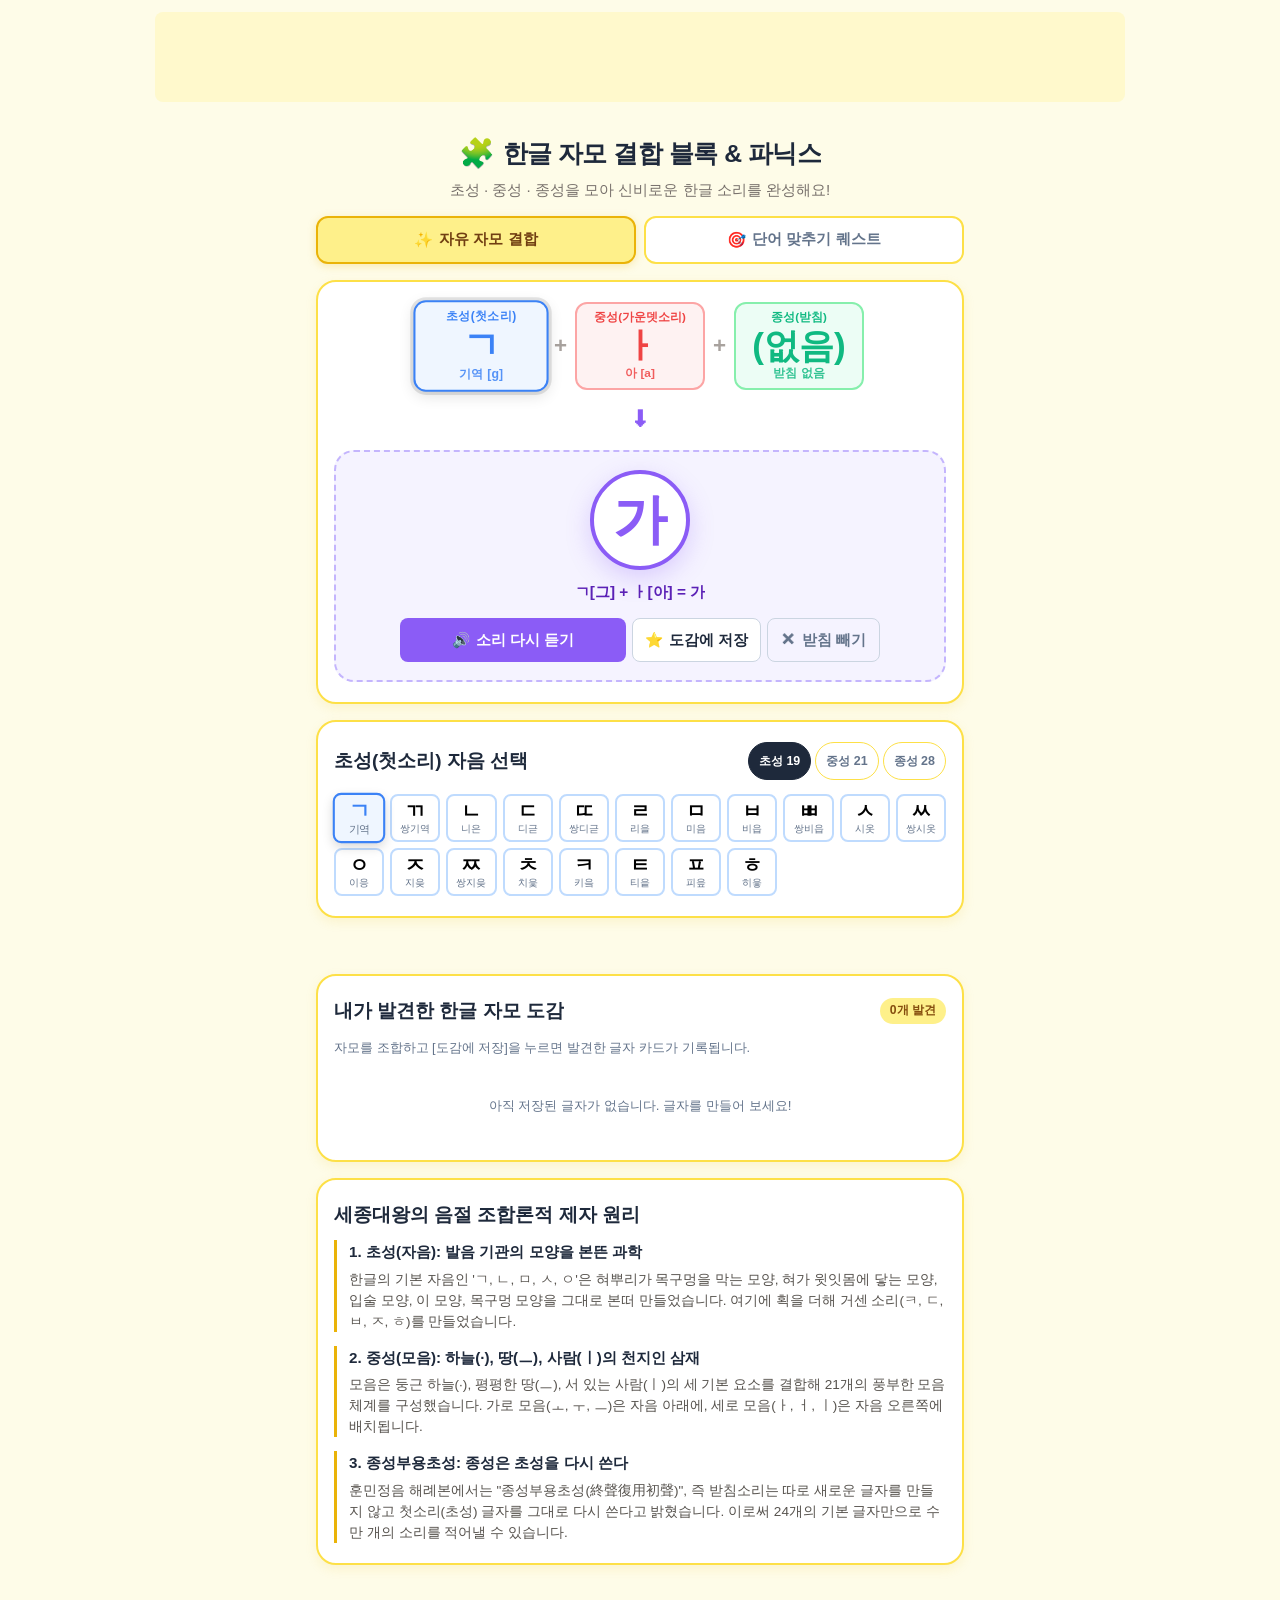
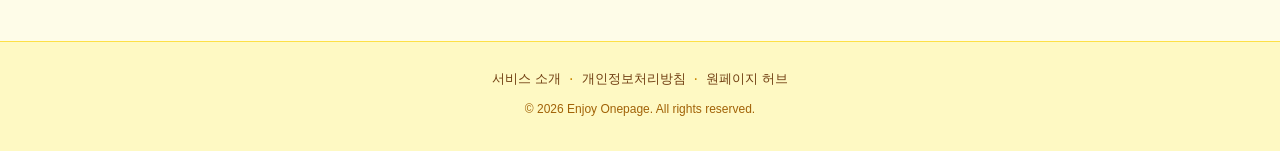
<file: index.html>
<!DOCTYPE html>
<html lang="ko">
<head>
  <meta charset="UTF-8">
  <meta name="robots" content="noindex, follow">
  <meta name="viewport" content="width=device-width, initial-scale=1.0, maximum-scale=5.0, user-scalable=yes">
  <meta http-equiv="X-UA-Compatible" content="ie=edge">
  <title>한글 자모 결합 블록 & 파닉스 | 유아·외국인 한글 조합 학습기</title>
  <meta name="description" content="초성·중성·종성 블록을 조합하여 소리를 듣고 한글의 조합 원리를 체득하는 인터랙티브 한글 파닉스 학습기입니다. 음성 발음과 단어 퀘스트를 무료로 즐겨보세요.">
  <meta name="keywords" content="한글 자모 결합, 한글 파닉스, 한글 공부, 유아 한글, 한글 조합기, 한글 발음, 세종대왕 훈민정음, 한국어 배우기">
  <meta name="author" content="Enjoy Onepage">
  <link rel="canonical" href="https://hangeul-block.enjoy-onepage.com/">

  <!-- Open Graph -->
  <meta property="og:type" content="website">
  <meta property="og:url" content="https://hangeul-block.enjoy-onepage.com/">
  <meta property="og:title" content="한글 자모 결합 블록 & 파닉스 | 인터랙티브 한글 조합기">
  <meta property="og:description" content="초성, 중성, 종성 블록을 결합해 실시간 발음과 단어를 완성하는 인터랙티브 한글 에듀테크.">
  <meta property="og:image" content="https://hangeul-block.enjoy-onepage.com/og-image.png">
  <meta name="twitter:card" content="summary_large_image">

  <!-- Favicon & Manifest -->
  <link rel="icon" href="data:image/svg+xml,<svg xmlns=%22http://www.w3.org/2000/svg%22 viewBox=%220 0 100 100%22><text y=%22.9em%22 font-size=%2290%22>🧩</text></svg>">
  <link rel="manifest" href="manifest.json">
  <meta name="theme-color" content="#fef08a">

  <!-- Google AdSense -->
  <script async src="https://pagead2.googlesyndication.com/pagead/js/adsbygoogle.js?client=ca-pub-2228289204702106" crossorigin="anonymous"></script>

  <link rel="stylesheet" href="css/style.css">
</head>
<body>
  <!-- 상단 광고 배너 (모바일 90px 엄격 클램핑) -->
  <div class="ad-box ad-top">
    <ins class="adsbygoogle" style="display:inline-block;width:100%;height:60px" data-ad-client="ca-pub-2228289204702106" data-ad-slot="3824727725" data-ad-format="horizontal" data-full-width-responsive="true"></ins>
    <script>(adsbygoogle = window.adsbygoogle || []).push({});</script>
  </div>

  <header class="app-header">
    <div class="header-container">
      <div class="brand">
        <span class="brand-icon" aria-hidden="true">🧩</span>
        <h1 class="brand-title">한글 자모 결합 블록 & 파닉스</h1>
      </div>
      <p class="brand-tagline">초성 · 중성 · 종성을 모아 신비로운 한글 소리를 완성해요!</p>
    </div>
  </header>

  <main class="main-container">
    <!-- 모드 선택 탭 -->
    <nav class="mode-tabs-nav" aria-label="학습 모드 선택">
      <div class="mode-tabs-grid">
        <button type="button" class="tab-btn active" id="tabFreeMode" data-tab="free">
          <span class="tab-icon">✨</span>
          <span class="tab-text">자유 자모 결합</span>
        </button>
        <button type="button" class="tab-btn" id="tabQuestMode" data-tab="quest">
          <span class="tab-icon">🎯</span>
          <span class="tab-text">단어 맞추기 퀘스트</span>
        </button>
      </div>
    </nav>

    <!-- 퀘스트 문제 알림창 (퀘스트 모드 활성화 시 표시) -->
    <section class="card quest-banner-card" id="questBannerCard" style="display: none;" aria-label="단어 퀘스트 안내">
      <div class="quest-info-row">
        <div class="quest-target-visual">
          <span class="quest-emoji" id="questEmoji">🍎</span>
          <div class="quest-target-details">
            <span class="quest-step-badge" id="questStepBadge">퀘스트 1 / 10</span>
            <div class="quest-target-word" id="questTargetWord">사과</div>
            <div class="quest-hint-desc" id="questHintDesc">빨갛고 달콤한 과일이에요!</div>
          </div>
        </div>
        <button type="button" class="action-btn btn-audio-play" id="btnSpeakTarget" aria-label="목표 단어 발음 듣기">
          <span>🔊 단어 듣기</span>
        </button>
      </div>
      <div class="quest-syllable-progress" id="questSyllableProgress">
        <span class="syllable-slot-chip active">1번째 글자: 사</span>
        <span class="syllable-slot-chip">2번째 글자: 과</span>
      </div>
    </section>

    <!-- 글자 결합 메인 스테이지 -->
    <section class="card builder-card" aria-label="글자 조합 스테이지">
      <div class="builder-slots-wrapper">
        <!-- 3개 입력 슬롯 (초성, 중성, 종성) -->
        <div class="slots-container">
          <button type="button" class="slot-box slot-choseong active" id="slotCho" data-type="cho">
            <span class="slot-badge">초성(첫소리)</span>
            <span class="slot-letter" id="slotChoChar">ㄱ</span>
            <span class="slot-sound-tag" id="slotChoName">기역 [g]</span>
          </button>

          <span class="slot-plus-sign" aria-hidden="true">+</span>

          <button type="button" class="slot-box slot-jungseong" id="slotJung" data-type="jung">
            <span class="slot-badge">중성(가운뎃소리)</span>
            <span class="slot-letter" id="slotJungChar">ㅏ</span>
            <span class="slot-sound-tag" id="slotJungName">아 [a]</span>
          </button>

          <span class="slot-plus-sign" aria-hidden="true">+</span>

          <button type="button" class="slot-box slot-jongseong" id="slotJong" data-type="jong">
            <span class="slot-badge">종성(받침)</span>
            <span class="slot-letter" id="slotJongChar">(없음)</span>
            <span class="slot-sound-tag" id="slotJongName">받침 없음</span>
          </button>
        </div>

        <div class="equal-arrow-row" aria-hidden="true">
          <span class="equal-arrow">⬇</span>
        </div>

        <!-- 최종 완성 글자 디스플레이 -->
        <div class="result-display-stage">
          <div class="result-char-bubble" id="resultCharBubble">가</div>
          <div class="result-phonics-desc" id="resultPhonicsDesc">ㄱ [기역] + ㅏ [아] = 가 [ga]</div>
          
          <div class="result-controls-row">
            <button type="button" class="action-btn btn-primary" id="btnSpeakResult">
              <span class="btn-icon">🔊</span>
              <span>소리 다시 듣기</span>
            </button>
            <button type="button" class="action-btn btn-secondary" id="btnSaveCollection">
              <span class="btn-icon">⭐</span>
              <span>도감에 저장</span>
            </button>
            <button type="button" class="action-btn btn-ghost" id="btnClearJongseong">
              <span class="btn-icon">✕</span>
              <span>받침 빼기</span>
            </button>
          </div>
        </div>
      </div>
    </section>

    <!-- 자모 선택 팔레트 트레이 -->
    <section class="card palette-card" aria-label="자모 선택 팔레트">
      <div class="palette-header">
        <h2 class="card-title" id="paletteTitle">초성(첫소리) 자음 선택</h2>
        <div class="palette-tab-switch">
          <button type="button" class="chip-tab active" data-target="cho">초성 19</button>
          <button type="button" class="chip-tab" data-target="jung">중성 21</button>
          <button type="button" class="chip-tab" data-target="jong">종성 28</button>
        </div>
      </div>

      <!-- 초성 19개 그리드 -->
      <div class="blocks-grid active" id="gridCho">
        <!-- JS로 동적 생성 -->
      </div>

      <!-- 중성 21개 그리드 -->
      <div class="blocks-grid" id="gridJung" style="display: none;">
        <!-- JS로 동적 생성 -->
      </div>

      <!-- 종성 28개 그리드 -->
      <div class="blocks-grid" id="gridJong" style="display: none;">
        <!-- JS로 동적 생성 -->
      </div>
    </section>

    <!-- 중단 광고 배너 -->
    <div class="ad-box ad-mid">
      <ins class="adsbygoogle"
           style="display:block"
           data-ad-client="ca-pub-2228289204702106"
           data-ad-slot="1186914926"
           data-ad-format="auto"
           data-full-width-responsive="true"></ins>
      <script>(adsbygoogle = window.adsbygoogle || []).push({});</script>
    </div>

    <!-- 내가 모은 한글 자모 도감 (Collection Book) -->
    <section class="card collection-card" aria-label="내 한글 도감">
      <div class="card-header">
        <h2 class="card-title">내가 발견한 한글 자모 도감</h2>
        <span class="card-badge" id="collectionCountBadge">0개 발견</span>
      </div>
      <p class="collection-hint">자모를 조합하고 [도감에 저장]을 누르면 발견한 글자 카드가 기록됩니다.</p>
      <div class="collection-grid" id="collectionGrid">
        <div class="empty-collection-msg">아직 저장된 글자가 없습니다. 글자를 만들어 보세요!</div>
      </div>
    </section>

    <!-- 한글 창제 및 제자 원리 교육 가이드 -->
    <article class="card guide-card">
      <h2 class="card-title">세종대왕의 음절 조합론적 제자 원리</h2>
      <div class="guide-content">
        <div class="guide-item">
          <h3 class="guide-heading">1. 초성(자음): 발음 기관의 모양을 본뜬 과학</h3>
          <p class="guide-text">한글의 기본 자음인 'ㄱ, ㄴ, ㅁ, ㅅ, ㅇ'은 혀뿌리가 목구멍을 막는 모양, 혀가 윗잇몸에 닿는 모양, 입술 모양, 이 모양, 목구멍 모양을 그대로 본떠 만들었습니다. 여기에 획을 더해 거센 소리(ㅋ, ㄷ, ㅂ, ㅈ, ㅎ)를 만들었습니다.</p>
        </div>
        <div class="guide-item">
          <h3 class="guide-heading">2. 중성(모음): 하늘(·), 땅(ㅡ), 사람(ㅣ)의 천지인 삼재</h3>
          <p class="guide-text">모음은 둥근 하늘(·), 평평한 땅(ㅡ), 서 있는 사람(ㅣ)의 세 기본 요소를 결합해 21개의 풍부한 모음 체계를 구성했습니다. 가로 모음(ㅗ, ㅜ, ㅡ)은 자음 아래에, 세로 모음(ㅏ, ㅓ, ㅣ)은 자음 오른쪽에 배치됩니다.</p>
        </div>
        <div class="guide-item">
          <h3 class="guide-heading">3. 종성부용초성: 종성은 초성을 다시 쓴다</h3>
          <p class="guide-text">훈민정음 해례본에서는 "종성부용초성(終聲復用初聲)", 즉 받침소리는 따로 새로운 글자를 만들지 않고 첫소리(초성) 글자를 그대로 다시 쓴다고 밝혔습니다. 이로써 24개의 기본 글자만으로 수만 개의 소리를 적어낼 수 있습니다.</p>
        </div>
      </div>
    </article>

    <!-- 하단 광고 배너 -->
    <div class="ad-box ad-bottom">
      <ins class="adsbygoogle"
           style="display:block"
           data-ad-client="ca-pub-2228289204702106"
           data-ad-slot="3416334507"
           data-ad-format="auto"
           data-full-width-responsive="true"></ins>
      <script>(adsbygoogle = window.adsbygoogle || []).push({});</script>
    </div>
  </main>

  <footer class="app-footer">
    <div class="footer-container">
      <nav class="footer-nav" aria-label="바닥글 정보">
        <a href="about.html" class="footer-link">서비스 소개</a>
        <span class="footer-sep">·</span>
        <a href="privacy.html" class="footer-link">개인정보처리방침</a>
        <span class="footer-sep">·</span>
        <a href="https://enjoy-onepage.com" class="footer-link" target="_blank" rel="noopener">원페이지 허브</a>
      </nav>
      <p class="footer-copy">&copy; 2026 Enjoy Onepage. All rights reserved.</p>
    </div>
  </footer>

  <script src="js/hangeul.js"></script>
  <script src="js/audio.js"></script>
  <script src="js/storage.js"></script>
  <script src="js/app.js"></script>
</body>
</html>
</file>
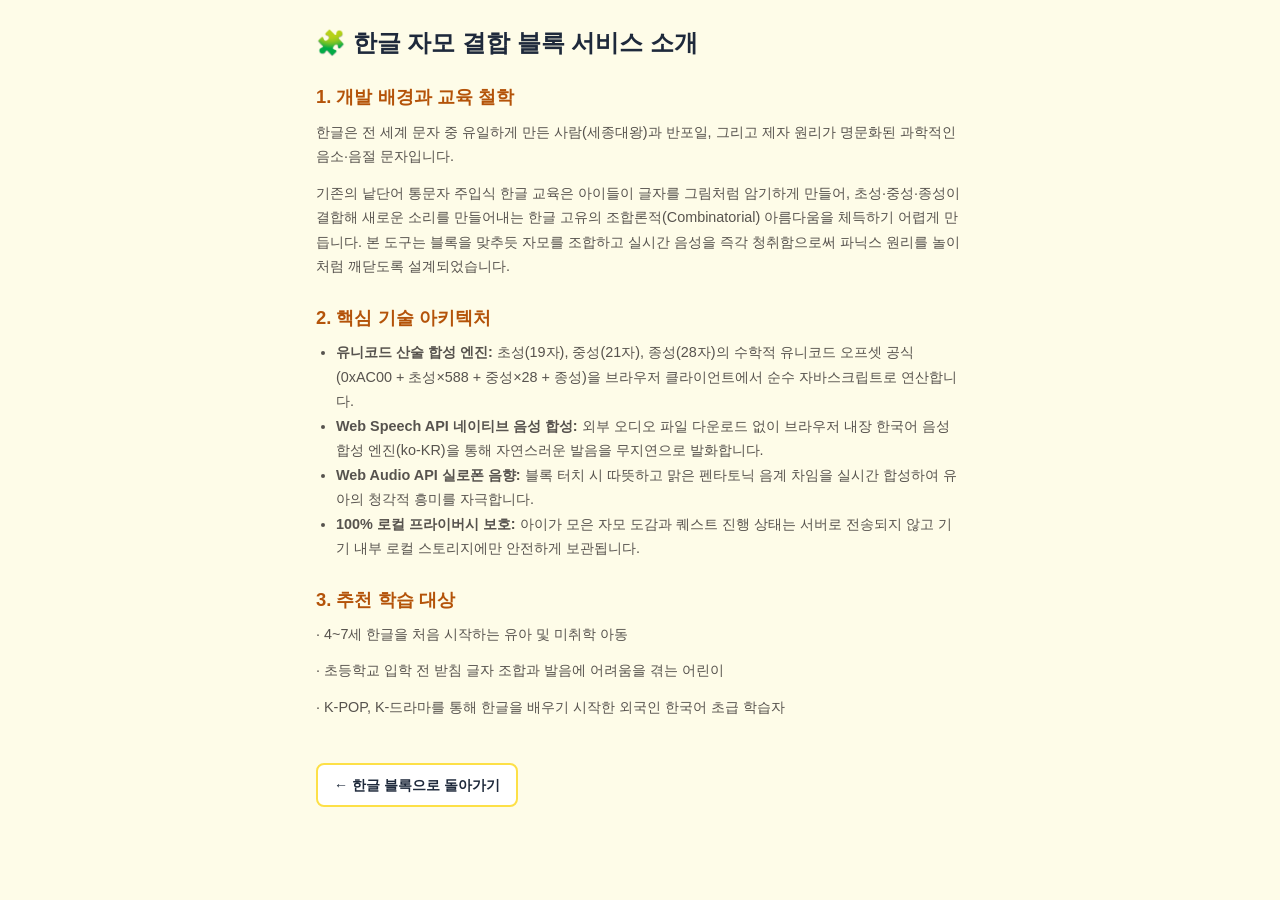
<file: about.html>
<!DOCTYPE html>
<html lang="ko">
<head>
  <meta charset="UTF-8">
  <meta name="robots" content="noindex, follow">
  <meta name="viewport" content="width=device-width, initial-scale=1.0">
  <title>서비스 소개 | 한글 자모 결합 블록 & 파닉스</title>
  <meta name="description" content="한글 자모 결합 블록의 교육 철학, 유니코드 산술 제자 원리, 작동 방법 안내입니다.">
  <link rel="canonical" href="https://hangeul-block.enjoy-onepage.com/about.html">
  <link rel="stylesheet" href="css/style.css">
  <style>
    .static-page { max-width: 680px; margin: 0 auto; padding: 24px 16px 40px; }
    .static-title { font-size: 1.5rem; font-weight: 800; margin-bottom: 20px; color: var(--text-main); }
    .static-section { margin-bottom: 24px; }
    .static-section h2 { font-size: 1.15rem; font-weight: 700; color: #b45309; margin-bottom: 8px; }
    .static-section p { font-size: 0.9rem; color: #57534e; line-height: 1.7; margin-bottom: 12px; }
    .static-section ul { padding-left: 20px; color: #57534e; font-size: 0.9rem; line-height: 1.7; }
    .btn-back { display: inline-flex; align-items: center; justify-content: center; min-height: 44px; padding: 0 16px; background: #ffffff; border: 2px solid var(--border-color); border-radius: 8px; color: var(--text-main); text-decoration: none; font-size: 0.88rem; margin-top: 20px; font-weight: 700; }
    .btn-back:hover { border-color: #ca8a04; }
  </style>
</head>
<body>
  <div class="static-page">
    <h1 class="static-title">🧩 한글 자모 결합 블록 서비스 소개</h1>
    
    <div class="static-section">
      <h2>1. 개발 배경과 교육 철학</h2>
      <p>한글은 전 세계 문자 중 유일하게 만든 사람(세종대왕)과 반포일, 그리고 제자 원리가 명문화된 과학적인 음소·음절 문자입니다.</p>
      <p>기존의 낱단어 통문자 주입식 한글 교육은 아이들이 글자를 그림처럼 암기하게 만들어, 초성·중성·종성이 결합해 새로운 소리를 만들어내는 한글 고유의 조합론적(Combinatorial) 아름다움을 체득하기 어렵게 만듭니다. 본 도구는 블록을 맞추듯 자모를 조합하고 실시간 음성을 즉각 청취함으로써 파닉스 원리를 놀이처럼 깨닫도록 설계되었습니다.</p>
    </div>

    <div class="static-section">
      <h2>2. 핵심 기술 아키텍처</h2>
      <ul>
        <li><strong>유니코드 산술 합성 엔진:</strong> 초성(19자), 중성(21자), 종성(28자)의 수학적 유니코드 오프셋 공식(0xAC00 + 초성×588 + 중성×28 + 종성)을 브라우저 클라이언트에서 순수 자바스크립트로 연산합니다.</li>
        <li><strong>Web Speech API 네이티브 음성 합성:</strong> 외부 오디오 파일 다운로드 없이 브라우저 내장 한국어 음성 합성 엔진(ko-KR)을 통해 자연스러운 발음을 무지연으로 발화합니다.</li>
        <li><strong>Web Audio API 실로폰 음향:</strong> 블록 터치 시 따뜻하고 맑은 펜타토닉 음계 차임을 실시간 합성하여 유아의 청각적 흥미를 자극합니다.</li>
        <li><strong>100% 로컬 프라이버시 보호:</strong> 아이가 모은 자모 도감과 퀘스트 진행 상태는 서버로 전송되지 않고 기기 내부 로컬 스토리지에만 안전하게 보관됩니다.</li>
      </ul>
    </div>

    <div class="static-section">
      <h2>3. 추천 학습 대상</h2>
      <p>· 4~7세 한글을 처음 시작하는 유아 및 미취학 아동</p>
      <p>· 초등학교 입학 전 받침 글자 조합과 발음에 어려움을 겪는 어린이</p>
      <p>· K-POP, K-드라마를 통해 한글을 배우기 시작한 외국인 한국어 초급 학습자</p>
    </div>

    <a href="index.html" class="btn-back">← 한글 블록으로 돌아가기</a>
  </div>
</body>
</html>
</file>
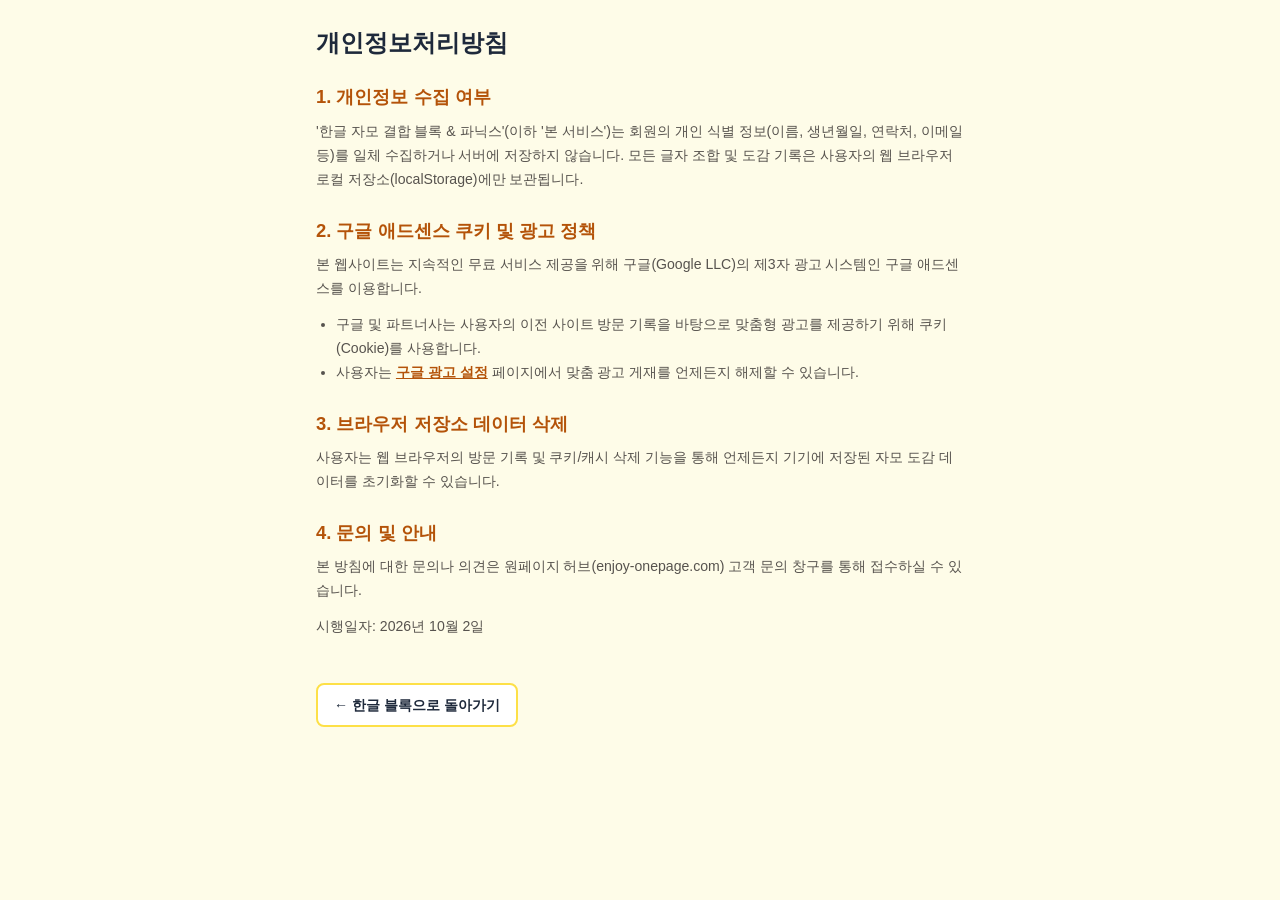
<file: privacy.html>
<!DOCTYPE html>
<html lang="ko">
<head>
  <meta charset="UTF-8">
  <meta name="robots" content="noindex, follow">
  <meta name="viewport" content="width=device-width, initial-scale=1.0">
  <title>개인정보처리방침 | 한글 자모 결합 블록 & 파닉스</title>
  <meta name="description" content="한글 자모 결합 블록의 개인정보처리방침 및 구글 애드센스 쿠키 정책 안내입니다.">
  <link rel="canonical" href="https://hangeul-block.enjoy-onepage.com/privacy.html">
  <link rel="stylesheet" href="css/style.css">
  <style>
    .static-page { max-width: 680px; margin: 0 auto; padding: 24px 16px 40px; }
    .static-title { font-size: 1.5rem; font-weight: 800; margin-bottom: 20px; color: var(--text-main); }
    .static-section { margin-bottom: 24px; }
    .static-section h2 { font-size: 1.15rem; font-weight: 700; color: #b45309; margin-bottom: 8px; }
    .static-section p { font-size: 0.88rem; color: #57534e; line-height: 1.7; margin-bottom: 12px; }
    .static-section ul { padding-left: 20px; color: #57534e; font-size: 0.88rem; line-height: 1.7; }
    .btn-back { display: inline-flex; align-items: center; justify-content: center; min-height: 44px; padding: 0 16px; background: #ffffff; border: 2px solid var(--border-color); border-radius: 8px; color: var(--text-main); text-decoration: none; font-size: 0.88rem; margin-top: 20px; font-weight: 700; }
    .btn-back:hover { border-color: #ca8a04; }
  </style>
</head>
<body>
  <div class="static-page">
    <h1 class="static-title">개인정보처리방침</h1>
    
    <div class="static-section">
      <h2>1. 개인정보 수집 여부</h2>
      <p>'한글 자모 결합 블록 & 파닉스'(이하 '본 서비스')는 회원의 개인 식별 정보(이름, 생년월일, 연락처, 이메일 등)를 일체 수집하거나 서버에 저장하지 않습니다. 모든 글자 조합 및 도감 기록은 사용자의 웹 브라우저 로컬 저장소(localStorage)에만 보관됩니다.</p>
    </div>

    <div class="static-section">
      <h2>2. 구글 애드센스 쿠키 및 광고 정책</h2>
      <p>본 웹사이트는 지속적인 무료 서비스 제공을 위해 구글(Google LLC)의 제3자 광고 시스템인 구글 애드센스를 이용합니다.</p>
      <ul>
        <li>구글 및 파트너사는 사용자의 이전 사이트 방문 기록을 바탕으로 맞춤형 광고를 제공하기 위해 쿠키(Cookie)를 사용합니다.</li>
        <li>사용자는 <a href="https://www.google.com/settings/ads" target="_blank" rel="noopener" style="color:#b45309; font-weight:600;">구글 광고 설정</a> 페이지에서 맞춤 광고 게재를 언제든지 해제할 수 있습니다.</li>
      </ul>
    </div>

    <div class="static-section">
      <h2>3. 브라우저 저장소 데이터 삭제</h2>
      <p>사용자는 웹 브라우저의 방문 기록 및 쿠키/캐시 삭제 기능을 통해 언제든지 기기에 저장된 자모 도감 데이터를 초기화할 수 있습니다.</p>
    </div>

    <div class="static-section">
      <h2>4. 문의 및 안내</h2>
      <p>본 방침에 대한 문의나 의견은 원페이지 허브(enjoy-onepage.com) 고객 문의 창구를 통해 접수하실 수 있습니다.</p>
      <p>시행일자: 2026년 10월 2일</p>
    </div>

    <a href="index.html" class="btn-back">← 한글 블록으로 돌아가기</a>
  </div>
</body>
</html>
</file>
<file: css/style.css>
/* ==========================================================================
   한글 자모 결합 블록 & 파닉스 - CSS 스타일시트
   준수 기준: ANTIGRAVITY_SELF_CHECKLIST.md (320px 0px 오버플로우, 1줄 제목/버튼, 90px 광고)
   ========================================================================== */

:root {
  --bg-page: #fefce8;          /* Warm Yellow 50 */
  --bg-card: #ffffff;
  --bg-card-hover: #fef9c3;
  --border-color: #fde047;     /* Yellow 300 */
  --border-strong: #eab308;    /* Yellow 500 */
  --text-main: #1e293b;        /* Slate 800 */
  --text-muted: #64748b;       /* Slate 500 */
  
  --color-cho: #3b82f6;        /* Blue 500 (초성) */
  --color-cho-light: #eff6ff;
  --color-jung: #ef4444;       /* Red 500 (중성) */
  --color-jung-light: #fef2f2;
  --color-jong: #10b981;       /* Emerald 500 (종성) */
  --color-jong-light: #ecfdf5;
  --color-result: #8b5cf6;     /* Purple 500 (완성음절) */
  --color-result-light: #f5f3ff;
  
  --color-accent: #f59e0b;     /* Amber 500 */
  --radius-lg: 20px;
  --radius-md: 12px;
  --radius-sm: 8px;
  --font-family: -apple-system, BlinkMacSystemFont, "Pretendard Variable", Pretendard, "Segoe UI", Roboto, sans-serif;
}

*, *::before, *::after {
  box-sizing: border-box;
  margin: 0;
  padding: 0;
}

html {
  font-size: 16px;
  width: 100%;
  max-width: 100vw;
  overflow-x: hidden;
  background-color: var(--bg-page);
  color: var(--text-main);
  font-family: var(--font-family);
  -webkit-text-size-adjust: 100%;
}

body {
  width: 100%;
  max-width: 100vw;
  overflow-x: hidden;
  min-height: 100vh;
  display: flex;
  flex-direction: column;
  background-color: var(--bg-page);
  line-height: 1.6;
}

/* ==========================================================================
   애드센스 슬롯 표준 (90px 클램프 및 오버플로우 방지)
   ========================================================================== */
.ad-box, .ad-slot {
  width: 100%;
  max-width: 970px;
  margin: 12px auto;
  text-align: center;
  background: rgba(254, 240, 138, 0.3);
  border-radius: var(--radius-sm);
  overflow: hidden;
}

.ad-top {
  height: 90px !important;
  max-height: 90px !important;
  min-height: 0 !important;
  padding: 0 !important;
  border: none !important;
  overflow: hidden !important;
}

.ad-top ins, .ad-top ins * {
  max-height: 90px !important;
  overflow: hidden !important;
}

/* ==========================================================================
   헤더 영역
   ========================================================================== */
.app-header {
  width: 100%;
  padding: 20px 16px 14px;
  text-align: center;
}

.header-container {
  max-width: 720px;
  margin: 0 auto;
}

.brand {
  display: flex;
  align-items: center;
  justify-content: center;
  gap: 8px;
}

.brand-icon {
  font-size: 1.8rem;
  line-height: 1;
}

.brand-title {
  font-size: clamp(1.15rem, 4.5vw, 1.55rem);
  font-weight: 800;
  color: var(--text-main);
  white-space: nowrap;
  overflow: hidden;
  text-overflow: ellipsis;
  letter-spacing: -0.02em;
}

.brand-tagline {
  font-size: clamp(0.82rem, 2.9vw, 0.95rem);
  color: #78716c;
  margin-top: 4px;
}

/* ==========================================================================
   메인 레이아웃 컨테이너
   ========================================================================== */
.main-container {
  width: 100%;
  max-width: 680px;
  margin: 0 auto;
  padding: 0 16px 36px;
  flex: 1;
  display: flex;
  flex-direction: column;
  gap: 16px;
}

.card {
  background: var(--bg-card);
  border: 2px solid var(--border-color);
  border-radius: var(--radius-lg);
  padding: 20px 16px;
  box-shadow: 0 4px 12px rgba(234, 179, 8, 0.12);
}

.card-header {
  display: flex;
  align-items: center;
  justify-content: space-between;
  margin-bottom: 12px;
  gap: 8px;
}

.card-title {
  font-size: clamp(0.96rem, 3.8vw, 1.18rem);
  font-weight: 700;
  color: var(--text-main);
  white-space: nowrap;
  overflow: hidden;
  text-overflow: ellipsis;
}

.card-badge {
  font-size: 0.76rem;
  padding: 3px 10px;
  border-radius: 9999px;
  background: #fef08a;
  color: #854d0e;
  font-weight: 700;
  white-space: nowrap;
}

/* ==========================================================================
   1. 모드 선택 탭 (자유 결합 / 퀘스트)
   ========================================================================== */
.mode-tabs-nav {
  width: 100%;
}

.mode-tabs-grid {
  display: grid;
  grid-template-columns: 1fr 1fr;
  gap: 8px;
}

.tab-btn {
  display: inline-flex;
  align-items: center;
  justify-content: center;
  gap: 6px;
  padding: 10px 12px;
  min-height: 48px;
  background: #ffffff;
  border: 2px solid var(--border-color);
  border-radius: var(--radius-md);
  color: var(--text-muted);
  font-size: clamp(0.85rem, 3.2vw, 0.96rem);
  font-weight: 600;
  cursor: pointer;
  white-space: nowrap;
  transition: all 0.2s ease;
}

.tab-btn.active {
  background: #fef08a;
  border-color: var(--border-strong);
  color: #713f12;
  font-weight: 800;
  box-shadow: 0 2px 8px rgba(234, 179, 8, 0.25);
}

/* ==========================================================================
   2. 퀘스트 배너 카드
   ========================================================================== */
.quest-banner-card {
  background: linear-gradient(135deg, #fffbeb 0%, #fef3c7 100%);
  border-color: #f59e0b;
}

.quest-info-row {
  display: flex;
  align-items: center;
  justify-content: space-between;
  gap: 12px;
  margin-bottom: 12px;
}

.quest-target-visual {
  display: flex;
  align-items: center;
  gap: 12px;
  min-width: 0;
}

.quest-emoji {
  font-size: clamp(2rem, 7vw, 2.5rem);
  line-height: 1;
  flex-shrink: 0;
}

.quest-target-details {
  display: flex;
  flex-direction: column;
  gap: 2px;
  min-width: 0;
}

.quest-step-badge {
  font-size: 0.72rem;
  font-weight: 700;
  color: #b45309;
}

.quest-target-word {
  font-size: clamp(1.2rem, 4.5vw, 1.45rem);
  font-weight: 800;
  color: #78350f;
  white-space: nowrap;
  overflow: hidden;
  text-overflow: ellipsis;
}

.quest-hint-desc {
  font-size: clamp(0.75rem, 2.7vw, 0.84rem);
  color: #92400e;
  white-space: nowrap;
  overflow: hidden;
  text-overflow: ellipsis;
}

.btn-audio-play {
  flex-shrink: 0;
  background: #f59e0b;
  color: #ffffff;
  border-radius: var(--radius-sm);
  padding: 8px 12px;
  min-height: 44px;
}

.quest-syllable-progress {
  display: flex;
  align-items: center;
  gap: 6px;
  flex-wrap: wrap;
}

.syllable-slot-chip {
  padding: 4px 10px;
  border-radius: 6px;
  background: rgba(255, 255, 255, 0.8);
  border: 1px solid #fcd34d;
  font-size: 0.78rem;
  color: #78350f;
  white-space: nowrap;
}

.syllable-slot-chip.active {
  background: #f59e0b;
  color: #ffffff;
  font-weight: 700;
  border-color: #d97706;
}

.syllable-slot-chip.done {
  background: #10b981;
  color: #ffffff;
  border-color: #059669;
}

/* ==========================================================================
   3. 글자 결합 빌더 스테이지
   ========================================================================== */
.builder-slots-wrapper {
  display: flex;
  flex-direction: column;
  align-items: center;
  gap: 12px;
}

/* 3개 슬롯 컨테이너 (초성 + 중성 + 종성) */
.slots-container {
  display: flex;
  align-items: center;
  justify-content: center;
  gap: clamp(4px, 1.5vw, 8px);
  width: 100%;
}

.slot-box {
  flex: 1;
  max-width: 130px;
  min-height: 84px;
  display: flex;
  flex-direction: column;
  align-items: center;
  justify-content: center;
  padding: 6px 4px;
  border-radius: var(--radius-md);
  border: 2.5px solid transparent;
  cursor: pointer;
  transition: all 0.2s cubic-bezier(0.34, 1.56, 0.64, 1);
  white-space: nowrap;
}

.slot-box:hover {
  transform: translateY(-2px);
}

.slot-box.active {
  box-shadow: 0 0 0 3px rgba(0, 0, 0, 0.1), 0 4px 14px rgba(0, 0, 0, 0.12);
  transform: scale(1.04);
}

.slot-choseong {
  background: var(--color-cho-light);
  border-color: #93c5fd;
  color: var(--color-cho);
}
.slot-choseong.active {
  border-color: var(--color-cho);
}

.slot-jungseong {
  background: var(--color-jung-light);
  border-color: #fca5a5;
  color: var(--color-jung);
}
.slot-jungseong.active {
  border-color: var(--color-jung);
}

.slot-jongseong {
  background: var(--color-jong-light);
  border-color: #86efac;
  color: var(--color-jong);
}
.slot-jongseong.active {
  border-color: var(--color-jong);
}

.slot-badge {
  font-size: clamp(0.65rem, 2.3vw, 0.72rem);
  font-weight: 700;
  text-transform: uppercase;
  margin-bottom: 2px;
  white-space: nowrap;
}

.slot-letter {
  font-size: clamp(1.7rem, 6vw, 2.2rem);
  font-weight: 900;
  line-height: 1.1;
  white-space: nowrap;
}

.slot-sound-tag {
  font-size: clamp(0.65rem, 2.2vw, 0.74rem);
  font-weight: 600;
  opacity: 0.85;
  white-space: nowrap;
  overflow: hidden;
  text-overflow: ellipsis;
  max-width: 100%;
}

.slot-plus-sign {
  font-size: clamp(1.1rem, 3.5vw, 1.4rem);
  font-weight: 800;
  color: #a8a29e;
  user-select: none;
}

.equal-arrow-row {
  display: flex;
  align-items: center;
  justify-content: center;
}

.equal-arrow {
  font-size: 1.4rem;
  color: var(--color-result);
  font-weight: 800;
  animation: bounceDown 1.5s infinite;
}

@keyframes bounceDown {
  0%, 100% { transform: translateY(0); }
  50% { transform: translateY(4px); }
}

/* 최종 완성 글자 디스플레이 */
.result-display-stage {
  width: 100%;
  display: flex;
  flex-direction: column;
  align-items: center;
  text-align: center;
  background: var(--color-result-light);
  border: 2px dashed #c4b5fd;
  border-radius: var(--radius-lg);
  padding: 18px 12px;
}

.result-char-bubble {
  width: clamp(80px, 24vw, 100px);
  height: clamp(80px, 24vw, 100px);
  border-radius: 50%;
  background: #ffffff;
  border: 4px solid var(--color-result);
  display: flex;
  align-items: center;
  justify-content: center;
  font-size: clamp(2.4rem, 9vw, 3.4rem);
  font-weight: 900;
  color: var(--color-result);
  box-shadow: 0 8px 24px rgba(139, 92, 246, 0.25);
  margin-bottom: 10px;
  user-select: none;
  transition: transform 0.2s cubic-bezier(0.34, 1.56, 0.64, 1);
}

.result-char-bubble.pop-anim {
  animation: popScale 0.35s ease;
}

@keyframes popScale {
  0% { transform: scale(0.8); }
  50% { transform: scale(1.18); }
  100% { transform: scale(1); }
}

.result-phonics-desc {
  font-size: clamp(0.84rem, 3.2vw, 0.96rem);
  font-weight: 700;
  color: #5b21b6;
  margin-bottom: 14px;
  white-space: nowrap;
  overflow: hidden;
  text-overflow: ellipsis;
  max-width: 100%;
}

.result-controls-row {
  display: grid;
  grid-template-columns: 2fr 1fr 1fr;
  gap: 6px;
  width: 100%;
  max-width: 480px;
}

@media (max-width: 440px) {
  .result-controls-row {
    grid-template-columns: 1fr 1fr;
  }
  .result-controls-row .btn-primary {
    grid-column: span 2;
  }
}

.action-btn {
  display: inline-flex;
  align-items: center;
  justify-content: center;
  gap: 6px;
  min-height: 44px;
  padding: 8px 12px;
  border-radius: var(--radius-sm);
  font-size: clamp(0.82rem, 3vw, 0.92rem);
  font-weight: 700;
  cursor: pointer;
  border: 1px solid transparent;
  transition: all 0.2s ease;
  white-space: nowrap;
}

.btn-primary {
  background: var(--color-result);
  color: #ffffff;
}

.btn-primary:hover {
  background: #7c3aed;
  transform: translateY(-1px);
}

.btn-secondary {
  background: #ffffff;
  border-color: #cbd5e1;
  color: var(--text-main);
}

.btn-secondary:hover {
  border-color: var(--color-accent);
  color: #b45309;
}

.btn-ghost {
  background: transparent;
  border-color: #cbd5e1;
  color: var(--text-muted);
}

.btn-ghost:hover {
  color: #ef4444;
  border-color: #fca5a5;
}

/* ==========================================================================
   4. 자모 선택 팔레트 트레이
   ========================================================================== */
.palette-header {
  display: flex;
  align-items: center;
  justify-content: space-between;
  margin-bottom: 14px;
  gap: 8px;
}

.palette-tab-switch {
  display: flex;
  gap: 4px;
}

.chip-tab {
  padding: 6px 10px;
  min-height: 38px;
  border: 1.5px solid var(--border-color);
  border-radius: 9999px;
  background: #ffffff;
  font-size: 0.78rem;
  font-weight: 700;
  color: var(--text-muted);
  cursor: pointer;
  white-space: nowrap;
}

.chip-tab.active {
  background: #1e293b;
  color: #ffffff;
  border-color: #1e293b;
}

.blocks-grid {
  display: grid;
  grid-template-columns: repeat(auto-fill, minmax(46px, 1fr));
  gap: 6px;
  width: 100%;
}

.block-btn {
  display: flex;
  flex-direction: column;
  align-items: center;
  justify-content: center;
  min-height: 48px;
  padding: 4px 2px;
  border-radius: var(--radius-sm);
  border: 2px solid #e2e8f0;
  background: #ffffff;
  cursor: pointer;
  transition: all 0.15s ease;
  white-space: nowrap;
}

.block-btn:hover {
  transform: translateY(-2px);
  border-color: #94a3b8;
}

.block-btn.active {
  border-width: 2.5px;
  box-shadow: 0 4px 10px rgba(0, 0, 0, 0.15);
  transform: scale(1.05);
}

.block-char {
  font-size: 1.25rem;
  font-weight: 800;
  line-height: 1.1;
  white-space: nowrap;
}

.block-name {
  font-size: 0.65rem;
  color: var(--text-muted);
  white-space: nowrap;
  overflow: hidden;
  text-overflow: ellipsis;
  max-width: 100%;
}

/* 자모별 팔레트 색상 */
#gridCho .block-btn {
  border-color: #bfdbfe;
}
#gridCho .block-btn.active {
  background: var(--color-cho-light);
  border-color: var(--color-cho);
  color: var(--color-cho);
}

#gridJung .block-btn {
  border-color: #fecaca;
}
#gridJung .block-btn.active {
  background: var(--color-jung-light);
  border-color: var(--color-jung);
  color: var(--color-jung);
}

#gridJong .block-btn {
  border-color: #bbf7d0;
}
#gridJong .block-btn.active {
  background: var(--color-jong-light);
  border-color: var(--color-jong);
  color: var(--color-jong);
}

/* ==========================================================================
   5. 자모 도감 (Collection Book)
   ========================================================================== */
.collection-hint {
  font-size: 0.8rem;
  color: var(--text-muted);
  margin-bottom: 12px;
}

.collection-grid {
  display: grid;
  grid-template-columns: repeat(auto-fill, minmax(68px, 1fr));
  gap: 8px;
  max-height: 240px;
  overflow-y: auto;
  padding: 4px;
}

.collection-item {
  display: flex;
  flex-direction: column;
  align-items: center;
  justify-content: center;
  min-height: 64px;
  padding: 6px 4px;
  background: #f8fafc;
  border: 1.5px solid #e2e8f0;
  border-radius: var(--radius-sm);
  cursor: pointer;
  transition: all 0.2s ease;
  white-space: nowrap;
}

.collection-item:hover {
  background: #ffffff;
  border-color: var(--color-result);
  transform: translateY(-2px);
  box-shadow: 0 4px 10px rgba(139, 92, 246, 0.15);
}

.col-char {
  font-size: 1.4rem;
  font-weight: 800;
  color: var(--color-result);
  white-space: nowrap;
}

.col-sub {
  font-size: 0.65rem;
  color: var(--text-muted);
  white-space: nowrap;
}

.empty-collection-msg {
  grid-column: 1 / -1;
  text-align: center;
  color: var(--text-muted);
  font-size: 0.84rem;
  padding: 20px 8px;
}

/* ==========================================================================
   6. 교육 가이드 아티클
   ========================================================================== */
.guide-content {
  display: flex;
  flex-direction: column;
  gap: 14px;
  margin-top: 10px;
}

.guide-item {
  border-left: 3px solid var(--border-strong);
  padding-left: 12px;
}

.guide-heading {
  font-size: clamp(0.85rem, 3.2vw, 0.95rem);
  font-weight: 700;
  color: var(--text-main);
  margin-bottom: 4px;
}

.guide-text {
  font-size: clamp(0.78rem, 2.8vw, 0.85rem);
  color: #57534e;
  line-height: 1.55;
}

/* ==========================================================================
   푸터 영역
   ========================================================================== */
.app-footer {
  width: 100%;
  padding: 24px 16px 32px;
  text-align: center;
  border-top: 1px solid var(--border-color);
  background: #fef9c3;
  margin-top: auto;
}

.footer-container {
  max-width: 680px;
  margin: 0 auto;
}

.footer-nav {
  display: flex;
  align-items: center;
  justify-content: center;
  gap: 8px;
  margin-bottom: 8px;
  flex-wrap: wrap;
}

.footer-link {
  color: #713f12;
  text-decoration: none;
  font-size: 0.84rem;
  white-space: nowrap;
}

.footer-link:hover {
  text-decoration: underline;
}

.footer-sep {
  color: #ca8a04;
}

.footer-copy {
  font-size: 0.75rem;
  color: #a16207;
}
</file>
